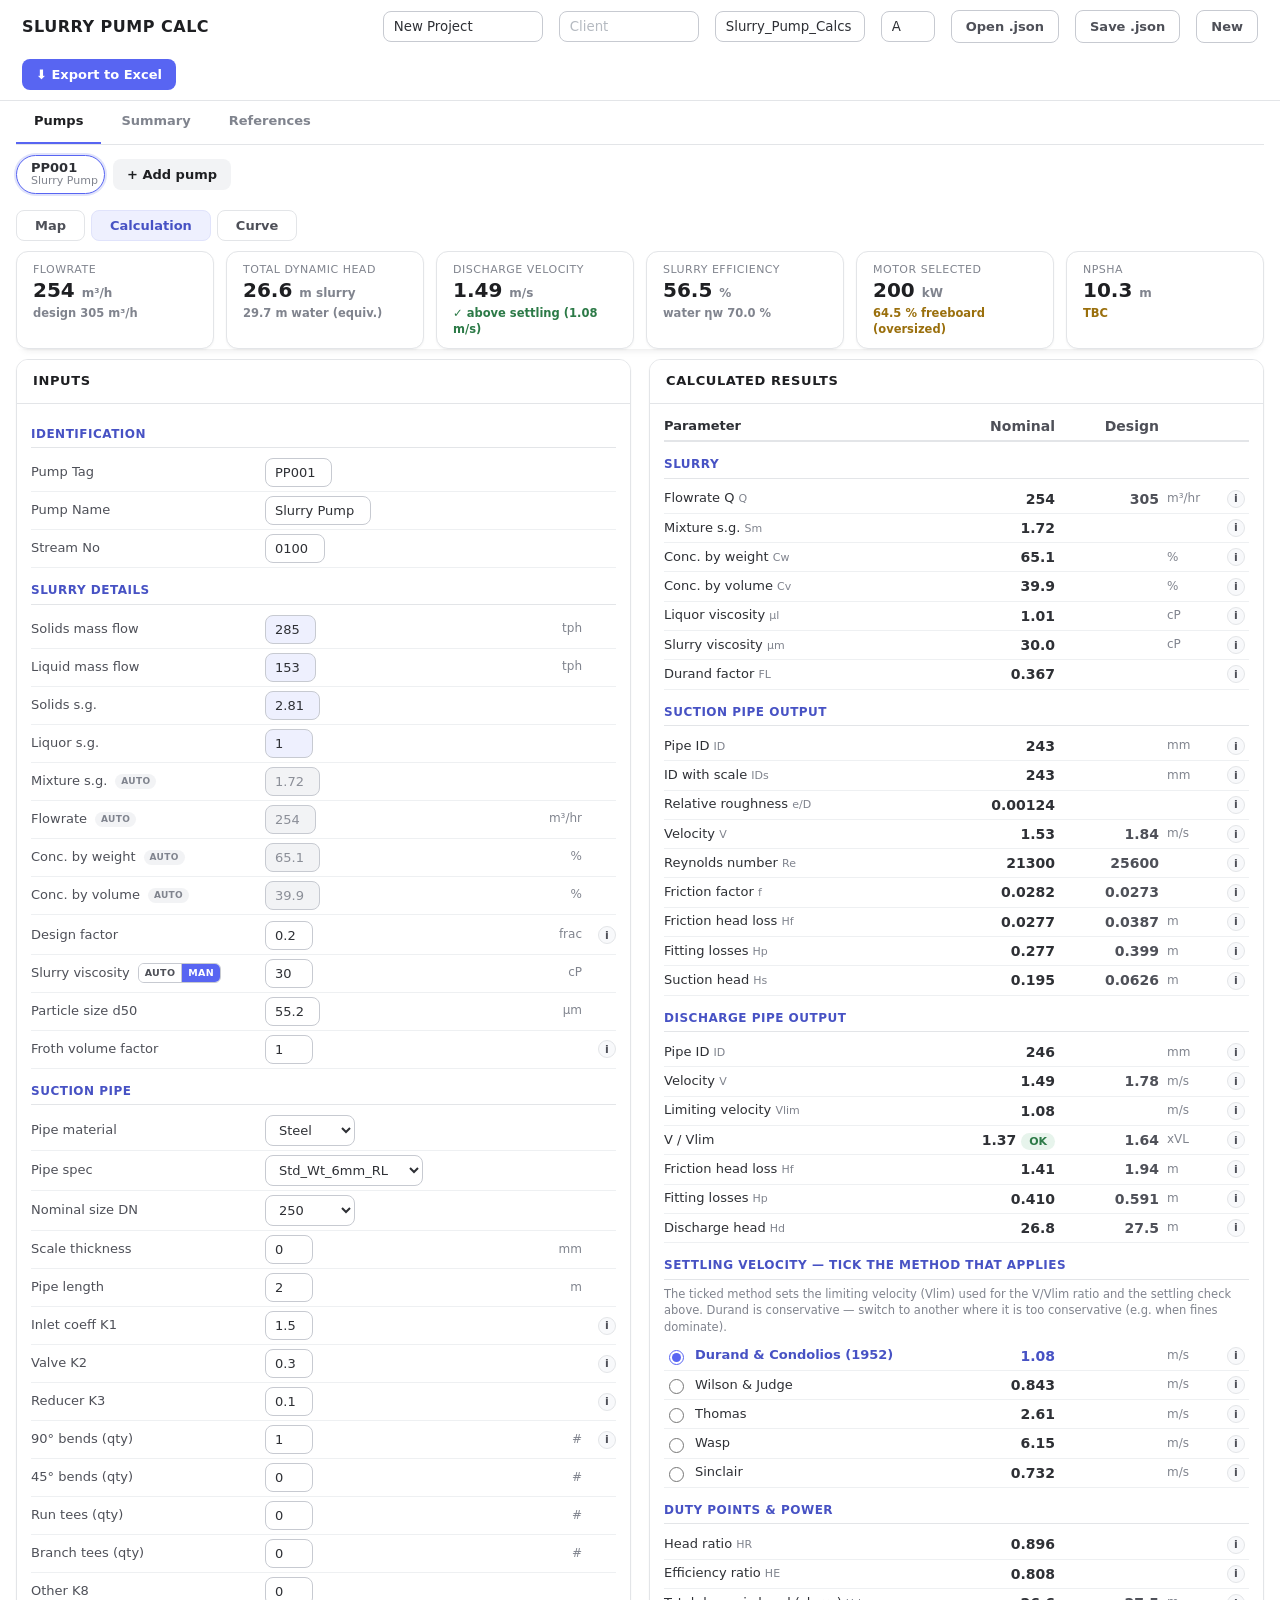
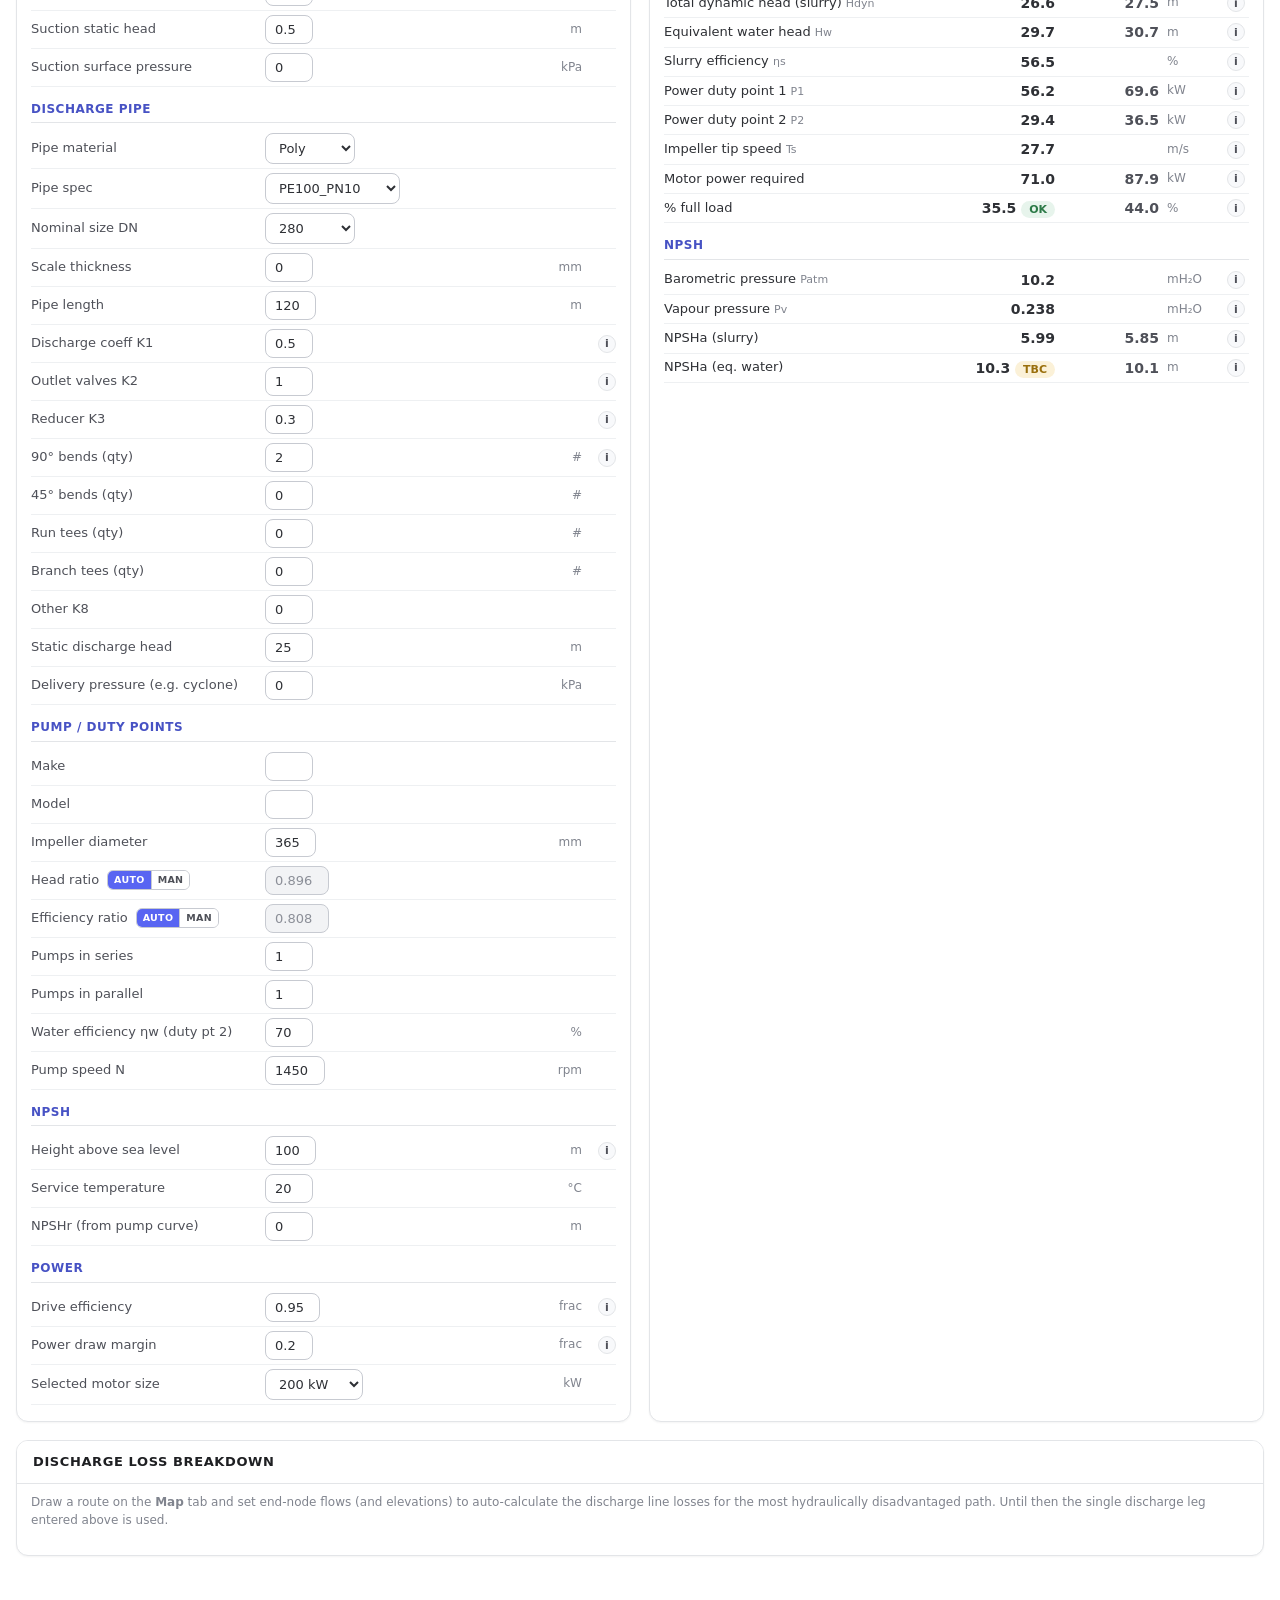
<file: index.html>
<!DOCTYPE html>
<html lang="en">
<head>
<meta charset="UTF-8" />
<meta name="viewport" content="width=device-width, initial-scale=1.0" />
<title>Slurry Pump Calc</title>
<link rel="stylesheet" href="styles.css" />
</head>
<body>
  <div class="topbar">
    <div class="brand">
      <b style="font-size:16px;letter-spacing:.5px">SLURRY PUMP CALC</b>
    </div>
    <div class="spacer"></div>
    <input id="projName" class="tag-input" placeholder="Project" style="width:160px" />
    <input id="projClient" class="tag-input" placeholder="Client" style="width:140px" />
    <input id="projDoc" class="tag-input" placeholder="Doc No" style="width:150px" />
    <input id="projRev" class="tag-input" placeholder="Rev" style="width:54px" />
    <button id="loadBtn" class="btn btn-ghost">Open .json</button>
    <button id="saveBtn" class="btn btn-ghost">Save .json</button>
    <button id="newBtn" class="btn btn-ghost">New</button>
    <button id="exportBtn" class="btn btn-red">⬇ Export to Excel</button>
    <input id="loadFile" type="file" accept="application/json,.json" style="display:none" />
  </div>

  <div class="app">
    <div class="tabs">
      <div class="tab active" data-tab="calc">Pumps</div>
      <div class="tab" data-tab="summary">Summary</div>
      <div class="tab" data-tab="ref">References</div>
    </div>
    <div id="view"></div>
  </div>

  <script src="vendor/exceljs.min.js"></script>
  <script src="data.js"></script>
  <script src="meta.js"></script>
  <script src="engine.js"></script>
  <script src="export.js"></script>
  <script src="app.js"></script>
</body>
</html>
</file>
<file: styles.css>
/* Blurprint theme — white / blurple, outline-over-fill, Aptos */
:root{
  /* accent (blurple) */
  --accent:#5865F2; --accent-deep:#4752C4; --accent-tint:#EEF0FE; --accent-ring:#E0E3FB;
  /* text ramp */
  --ink:#1E1F22;          /* headings */
  --text:#2E3035;         /* primary text */
  --body:#4E5058;         /* secondary / body */
  --muted:#80848E;        /* muted labels */
  --faint:#B5BAC1;        /* faint / placeholder */
  /* surfaces & lines */
  --bg:#FFFFFF; --card:#FFFFFF; --panel-2:#F8F9FB;
  --line:#E3E5E8; --line-2:#EEF0F2; --divider:#F2F3F5;
  --field:#FFFFFF; --field-known:#EEF0FE; --field-auto:#F2F3F5;
  --btn-sec-border:#C7CAD1;
  /* status */
  --ok:#3BA55C; --ok-bg:#E7F4EC; --ok-ink:#2C7A47;
  --warn:#E0A416; --warn-bg:#FBF1D8; --warn-ink:#9A6F0C;
  --bad:#D83C3E; --bad-bg:#FCEDED; --bad-ink:#D83C3E;
  /* legacy aliases (kept so any stray reference still resolves on-theme) */
  --red:#5865F2; --red-dk:#4752C4; --black:#1E1F22; --grey:#4E5058;
  --grey-2:#80848E; --yellow:#EEF0FE;
  --shadow:0 1px 2px rgba(30,31,34,.05);
  --shadow-pop:0 12px 32px rgba(30,31,34,.16);
}
@font-face{font-family:'Aptos';src:local('Aptos'),local('Aptos Display');}
*{box-sizing:border-box}
html,body{margin:0;padding:0}
::selection{background:#D9DDFB}
/* Map/Curve sub-tabs fit the viewport exactly — no page scroll, no scrollbar */
body.fit-embed{overflow:hidden}
body.fit-embed .app{padding-bottom:0}
body{
  font-family:'Aptos','Segoe UI Variable Text','Segoe UI',system-ui,-apple-system,Roboto,Arial,sans-serif;
  color:var(--text);background:var(--bg);font-size:14px;line-height:1.45;
}
button{font-family:inherit}
.app{max-width:1280px;margin:0 auto;padding:0 16px 64px}

/* Header */
.topbar{background:var(--card);color:var(--ink);display:flex;align-items:center;gap:16px;
  padding:10px 22px;position:sticky;top:0;z-index:50;flex-wrap:wrap;border-bottom:1px solid var(--line)}
.brand{display:flex;align-items:center;gap:10px;font-weight:700;letter-spacing:.5px;color:var(--ink)}
.brand .mark{width:14px;height:22px;background:var(--accent);display:inline-block;transform:skewX(-12deg);border-radius:2px}
.brand .sub{color:var(--muted);font-weight:400;font-size:12px;margin-left:4px}
.topbar .spacer{flex:1}
.btn{border:none;border-radius:8px;padding:8px 14px;font-weight:600;cursor:pointer;font-size:13px}
.btn-red{background:var(--accent);color:#fff}.btn-red:hover{background:var(--accent-deep)}
.btn-ghost{background:#fff;color:var(--body);border:1px solid var(--btn-sec-border)}
.btn-ghost:hover{background:var(--divider);border-color:var(--faint)}
.btn-grey{background:var(--divider);color:var(--ink)}.btn-grey:hover{background:#E7E9ED}

/* Tabs */
.tabs{display:flex;gap:2px;background:var(--card);overflow:hidden;flex-wrap:wrap;
  border-bottom:1px solid var(--line);position:sticky;top:var(--topbar-h,56px);z-index:45}
.tab{padding:11px 18px;color:var(--muted);cursor:pointer;font-weight:600;font-size:13px;border-bottom:3px solid transparent;margin-bottom:-1px}
.tab:hover{color:var(--ink);background:var(--divider)}
.tab.active{background:transparent;color:var(--ink);border-bottom:3px solid var(--accent)}

/* Pump bar */
.pumpbar{display:flex;align-items:center;gap:8px;flex-wrap:wrap;margin:16px 0}
.pumpchip{display:flex;align-items:center;gap:8px;background:#fff;border:1px solid var(--line);
  border-radius:999px;padding:5px 6px 5px 14px;cursor:pointer;box-shadow:var(--shadow)}
.pumpchip.active{border-color:var(--accent);box-shadow:0 0 0 2px var(--accent-ring)}
.pumpchip .chiptext{display:flex;flex-direction:column;line-height:1.12;text-align:left}
.pumpchip .tag{font-weight:700;font-size:13px}.pumpchip .nm{color:var(--muted);font-size:11px}
.pumpchip .x{border:none;background:var(--divider);border-radius:50%;width:20px;height:20px;cursor:pointer;color:var(--muted)}
.pumpchip .x:hover{background:var(--accent);color:#fff}

/* Layout */
.grid{display:grid;grid-template-columns:1fr 1fr;gap:18px}
@media(max-width:980px){.grid{grid-template-columns:1fr}}
.card{background:var(--card);border:1px solid var(--line);border-radius:12px;box-shadow:var(--shadow);overflow:hidden}
.card h2{margin:0;padding:12px 16px;font-size:13px;text-transform:uppercase;letter-spacing:.6px;
  background:var(--card);color:var(--ink);border-bottom:1px solid var(--line);display:flex;align-items:center;gap:8px}
.card h2 .accent{width:8px;height:16px;background:var(--accent);display:inline-block;border-radius:2px}
.card .body{padding:8px 14px 16px}

.section-title{font-weight:700;color:var(--accent-deep);font-size:12px;text-transform:uppercase;
  letter-spacing:.5px;margin:14px 0 6px;border-bottom:1px solid var(--line);padding-bottom:4px}

/* Input rows — aligned grid mirroring the outputs:
   parameter (name + toggle/badge) | value | unit | info */
.row{display:grid;grid-template-columns:224px 1fr 50px 24px;align-items:center;column-gap:10px;
  padding:4px 0;border-bottom:1px solid var(--line-2)}
.row .pcell{display:flex;align-items:center;gap:8px;min-width:0}
.row .pname{color:var(--body);font-size:13px}
.row .vcell{min-width:0;display:flex;align-items:center}
.row .ucell{color:var(--muted);font-size:12px;white-space:nowrap;text-align:right}
.row .icell{display:flex;justify-content:flex-end}
.row input,.row select{padding:6px 9px;border:1px solid var(--btn-sec-border);border-radius:8px;
  background:var(--field);color:var(--text);font-family:inherit;font-size:13px;text-align:left}
.row input[type=number]{text-align:left;-moz-appearance:textfield;appearance:textfield}
.row input[type=number]::-webkit-outer-spin-button,
.row input[type=number]::-webkit-inner-spin-button{-webkit-appearance:none;margin:0}
.row select{background:var(--field);min-width:90px;max-width:100%}
.row input:focus,.row select:focus{outline:none;border-color:var(--accent);box-shadow:0 0 0 2px rgba(88,101,242,.18)}

/* Process-variable (solver) fields */
.proc{margin-bottom:2px}
.proc-status{font-size:12px;font-weight:600;border-radius:8px;padding:7px 11px;margin:2px 0 8px;line-height:1.45}
.proc-status.err{background:var(--bad-bg);color:var(--bad-ink);border:1px solid #F0B8BF}
.proc-status.hidden{display:none}
.proc-input.known{background:var(--field-known)}
.proc-input.auto{background:var(--field-auto);color:var(--muted);font-style:italic}
.proc-input.auto::placeholder{color:var(--muted);opacity:.9;font-style:normal}
.autobadge{font-size:9px;font-weight:700;color:var(--muted);background:var(--divider);border-radius:999px;padding:1px 6px;text-transform:uppercase;letter-spacing:.3px}
.autobadge.hidden{display:none}

/* Auto / Manual toggle on override rows — compact, sits after the name */
.autotoggle{display:inline-flex;border:1px solid var(--btn-sec-border);border-radius:6px;overflow:hidden;flex:none}
.autotoggle .at{border:none;background:#fff;color:var(--body);font:inherit;font-size:9.5px;font-weight:700;padding:2px 6px;cursor:pointer;text-transform:uppercase;letter-spacing:.3px}
.autotoggle .at + .at{border-left:1px solid var(--btn-sec-border)}
.autotoggle .at.on{background:var(--accent);color:#fff}
.row input.autoval{background:var(--field-auto);color:var(--muted);font-style:italic}
.row input.autoval::placeholder{color:var(--muted);font-style:normal;opacity:.9}

/* Transposed summary */
table.ref.summary td.pname{text-align:left;font-weight:600;background:var(--divider)}
table.ref.summary td.punit{text-align:left;color:var(--muted);font-size:11px;background:#fff}
/* pump value cells (3rd column onward) — centred, wrap long values */
table.ref.summary tbody td:nth-child(n+3){text-align:center;white-space:normal;overflow-wrap:anywhere;word-break:break-word}
/* pump column headers — wrap text so the tag doesn't dictate column width */
table.ref.summary thead th.pumpcol{text-align:center;min-width:80px;max-width:160px;
  white-space:normal;overflow-wrap:anywhere;word-break:break-word;vertical-align:middle}

/* Output rows — Parameter | Nominal | Design | Unit | info */
.orow{display:grid;grid-template-columns:1fr 96px 96px 52px 22px;align-items:center;gap:8px;
  padding:4px 0;border-bottom:1px solid var(--line-2)}
.orow.ohead{border-bottom:2px solid var(--line);font-weight:700;color:var(--body)}
.orow.ohead .oval{color:var(--body);font-weight:700}
.orow .olabel{color:var(--text);font-size:13px}
.orow .oval{text-align:right;font-variant-numeric:tabular-nums;font-weight:700}
.orow .oval.design{font-weight:600;color:var(--body)}
.orow .ounit{color:var(--muted);font-size:12px}
.orow .sym{color:var(--muted);font-size:11px}
.info{width:18px;height:18px;border-radius:50%;border:1px solid var(--line);background:var(--panel-2);
  color:var(--body);font-size:11px;font-weight:700;cursor:pointer;line-height:1;padding:0}
.info{display:inline-flex;align-items:center;justify-content:center}
.info:hover{background:var(--accent);color:#fff;border-color:var(--accent)}
/* Discharge Loss Breakdown */
.auto-val{color:var(--warn-ink);font-style:italic;font-weight:700}
.src-manual{color:var(--ok-ink);font-style:italic;font-weight:700}
.src-leg{color:var(--muted);font-style:italic}
.breakdown-foot{display:flex;flex-wrap:wrap;gap:6px 28px;margin:12px 2px 6px;font-size:13px}
.breakdown-foot .bf-k{color:var(--body);font-weight:600;margin-right:6px}
.breakdown-ovr{display:flex;align-items:center;gap:10px;margin:6px 2px}
.breakdown-ovr label{color:var(--body);font-size:13px;font-weight:600}
.breakdown-ovr input{width:130px;padding:6px 9px;border:1px solid var(--btn-sec-border);border-radius:8px;background:var(--field);color:var(--text);font-family:inherit;font-size:13px}
.pill{font-size:11px;font-weight:700;padding:2px 8px;border-radius:999px}
.pill.ok{background:var(--ok-bg);color:var(--ok-ink)}.pill.warn{background:var(--warn-bg);color:var(--warn-ink)}
.pill.bad{background:var(--bad-bg);color:var(--bad-ink)}

/* Popover */
.pop-backdrop{position:fixed;inset:0;background:rgba(30,31,34,.35);z-index:60;display:flex;align-items:center;justify-content:center;padding:20px}
.pop{background:#fff;max-width:520px;width:100%;border-radius:12px;overflow:hidden;box-shadow:var(--shadow-pop)}
.pop header{background:var(--card);color:var(--ink);padding:14px 18px;display:flex;justify-content:space-between;align-items:center;border-bottom:1px solid var(--line)}
.pop header h3{margin:0;font-size:15px}
.pop .pclose{background:none;border:none;color:var(--muted);font-size:20px;cursor:pointer}
.pop .pclose:hover{color:var(--ink)}
.pop .pbody{padding:16px 18px}
.formula{background:var(--accent-tint);border-left:3px solid var(--accent);padding:10px 12px;border-radius:6px;
  font-family:'Aptos Mono','Cascadia Code',Consolas,ui-monospace,monospace;font-size:12.5px;margin:8px 0;white-space:pre-wrap}
.refs{margin-top:10px}
.refs .ref{font-size:12px;color:var(--body);padding:6px 0;border-top:1px solid var(--line)}
.reftag{display:inline-block;background:var(--accent);color:#fff;border-radius:4px;padding:1px 6px;font-size:10px;font-weight:700;margin-right:6px}

/* Tables (reference tabs) */
/* reference tables flow side-by-side to fill the width instead of stacking */
/* reference page: vertical tabs down the left, selected table shown on the right */
.ref-layout{display:flex;gap:18px;align-items:flex-start}
.ref-tabs{display:flex;flex-direction:column;gap:5px;flex:0 0 196px;position:sticky;top:calc(var(--topbar-h,56px) + var(--tabs-h,44px) + 8px)}
.ref-tab{text-align:left;padding:9px 12px;border:1px solid var(--line);border-radius:8px;background:#fff;color:var(--body);font-weight:600;font-size:13px;cursor:pointer;box-shadow:var(--shadow)}
.ref-tab:hover{border-color:var(--accent);color:var(--ink)}
.ref-tab.active{background:var(--accent-tint);color:var(--accent-deep);border-color:var(--accent-ring)}
.ref-pane{flex:1;min-width:0}
/* overflow:visible so page scroll (not the wrapper) drives the sticky headers */
.tablewrap{overflow:visible;border:1px solid var(--line);border-radius:8px;background:#fff}
table.ref{border-collapse:collapse;font-size:12.5px}
table.ref.summary{width:100%}
table.ref th,table.ref td{border:1px solid var(--line);padding:5px 9px;text-align:center;white-space:nowrap}
/* reference tables size snugly to their content so more pack side-by-side */
table.ref:not(.summary){width:min-content}
table.ref:not(.summary) th{white-space:normal}              /* headers wrap at spaces to stay narrow */
table.ref:not(.summary) td:first-child{white-space:normal}  /* long material/label names wrap */
/* freeze headers just below the topbar+tabs; sticky releases at the table's bottom */
table.ref th{background:var(--divider);color:var(--body);position:sticky;top:calc(var(--topbar-h,56px) + var(--tabs-h,44px));z-index:2}
table.ref td:first-child,table.ref th:first-child{text-align:left;background:var(--panel-2);font-weight:600}
table.ref thead th:first-child{background:var(--accent);color:#fff}   /* visible corner cell */
table.ref tr:nth-child(even) td{background:var(--panel-2)}
.zebra tbody tr:nth-child(even){background:var(--panel-2)}

/* How it works */
.doc-card{background:#fff;border:1px solid var(--line);border-radius:12px;padding:16px 18px;margin-bottom:14px;box-shadow:var(--shadow)}
.doc-card h3{margin:0 0 4px;color:var(--ink);font-size:15px}
.doc-card .meta{color:var(--muted);font-size:12px;margin-bottom:8px}
.bib{font-size:13px}.bib li{margin:6px 0}
.note{background:var(--warn-bg);border:1px solid #F0DFA8;border-radius:8px;padding:12px 14px;color:var(--warn-ink);font-size:13px;margin:10px 0}
.hint{color:var(--muted);font-size:12px;margin:2px 0 10px}
h1.page{font-size:20px;margin:18px 0 4px;color:var(--ink)}
.sub{color:var(--body);margin:0 0 14px}
.flex{display:flex;gap:10px;align-items:center;flex-wrap:wrap}
.toolbar{display:flex;gap:8px;flex-wrap:wrap;margin:6px 0 16px}
.tag-input{padding:7px 10px;border:1px solid var(--btn-sec-border);border-radius:8px;font-family:inherit;background:var(--field);color:var(--text)}
.tag-input::placeholder{color:var(--faint)}
.tag-input:focus{outline:none;border-color:var(--accent);box-shadow:0 0 0 2px rgba(88,101,242,.18)}
.kpi{display:flex;gap:12px;flex-wrap:wrap;margin:6px 0 16px}
.kpi .box{background:#fff;border:1px solid var(--line);border-radius:12px;padding:10px 16px;box-shadow:var(--shadow);min-width:150px;flex:1 1 150px}
.kpi .box .k{color:var(--muted);font-size:11px;text-transform:uppercase;letter-spacing:.5px}
.kpi .box .v{font-size:20px;font-weight:800;line-height:1.2;color:var(--ink)}
.kpi .box .v small{font-size:12px;color:var(--muted);font-weight:600}
.kpi .box .vsub{font-size:11.5px;font-weight:700;margin-top:3px}
.kpi .box .vsub.muted{color:var(--muted);font-weight:600}
.kpi .box .vsub.ok{color:var(--ok-ink)}
.kpi .box .vsub.warn{color:var(--warn-ink)}
.kpi .box .vsub.bad{color:var(--bad-ink)}

/* Settling-method selector (in the outputs card) */
.settle-note{font-size:11.5px;color:var(--muted);margin:2px 0 6px;line-height:1.45}
.orow.settle-row .settle-label{display:flex;align-items:center;gap:8px;cursor:pointer}
.orow.settle-row .settle-label.sel{font-weight:700;color:var(--accent-deep)}
.settle-radio{accent-color:var(--accent);cursor:pointer;width:15px;height:15px;flex:none}
.orow.settle-row .oval.settle-active{color:var(--accent-deep)}

/* Frozen results band (pump chips + KPI summary) */
.calc-sticky{position:sticky;top:calc(var(--topbar-h,56px) + var(--tabs-h,44px));z-index:30;
  background:var(--bg);padding-top:10px;margin-bottom:4px;
  box-shadow:0 8px 8px -8px rgba(30,31,34,.12)}
.calc-sticky .pumpbar{margin-top:0}
.calc-sticky .kpi{margin-bottom:10px}

/* Soft anchored call-out (replaces modal popover) */
.callout{position:fixed;z-index:80;max-width:360px;background:#fff;border:1px solid var(--line);
  border-radius:12px;box-shadow:var(--shadow-pop);overflow:hidden;font-size:13px;
  animation:calloutIn .12s ease-out}
@keyframes calloutIn{from{opacity:0;transform:translateY(-4px)}to{opacity:1;transform:translateY(0)}}
.callout-h{background:var(--accent-tint);color:var(--accent-deep);font-weight:700;font-size:13px;padding:8px 12px;border-bottom:1px solid var(--accent-ring)}
.callout-b{padding:10px 12px;max-height:60vh;overflow:auto}
.callout-text{color:var(--text);line-height:1.5;margin-bottom:8px}
.callout .formula{background:var(--accent-tint);border-left:3px solid var(--accent);padding:8px 10px;border-radius:6px;
  font-family:'Aptos Mono','Cascadia Code',Consolas,ui-monospace,monospace;font-size:12px;white-space:pre-wrap;margin:8px 0}
.callout-table{margin:8px 0}
.callout-cap{font-size:11px;color:var(--muted);margin-bottom:4px}
.callout-table table.ref{font-size:11.5px}
.callout-table table.ref th,.callout-table table.ref td{padding:3px 7px}
.callout .refs{margin-top:8px}
.callout .ref{font-size:11px;color:var(--body);padding:5px 0;border-top:1px solid var(--line)}

/* Sub-tabs under Pumps (Map / Calculation / Curve) */
.subtabs{display:flex;gap:6px;margin:4px 0 10px}
.subtab{padding:7px 18px;border:1px solid var(--line);background:#fff;border-radius:8px;
  font-weight:600;font-size:13px;color:var(--body);cursor:pointer}
.subtab:hover{border-color:var(--accent);color:var(--ink)}
.subtab.active{background:var(--accent-tint);color:var(--accent-deep);border-color:var(--accent-ring)}

/* Pump curve + map blocks */
.curvebody,.mapbody{padding:0}
/* fit the viewport so the map/curve don't scroll the page (JS sets exact height) */
.curveframe,.mapframe{width:100%;height:calc(100vh - 318px);border:0;display:block;background:#fff}

/* Brand logo */
.hidden{display:none}
</file>
